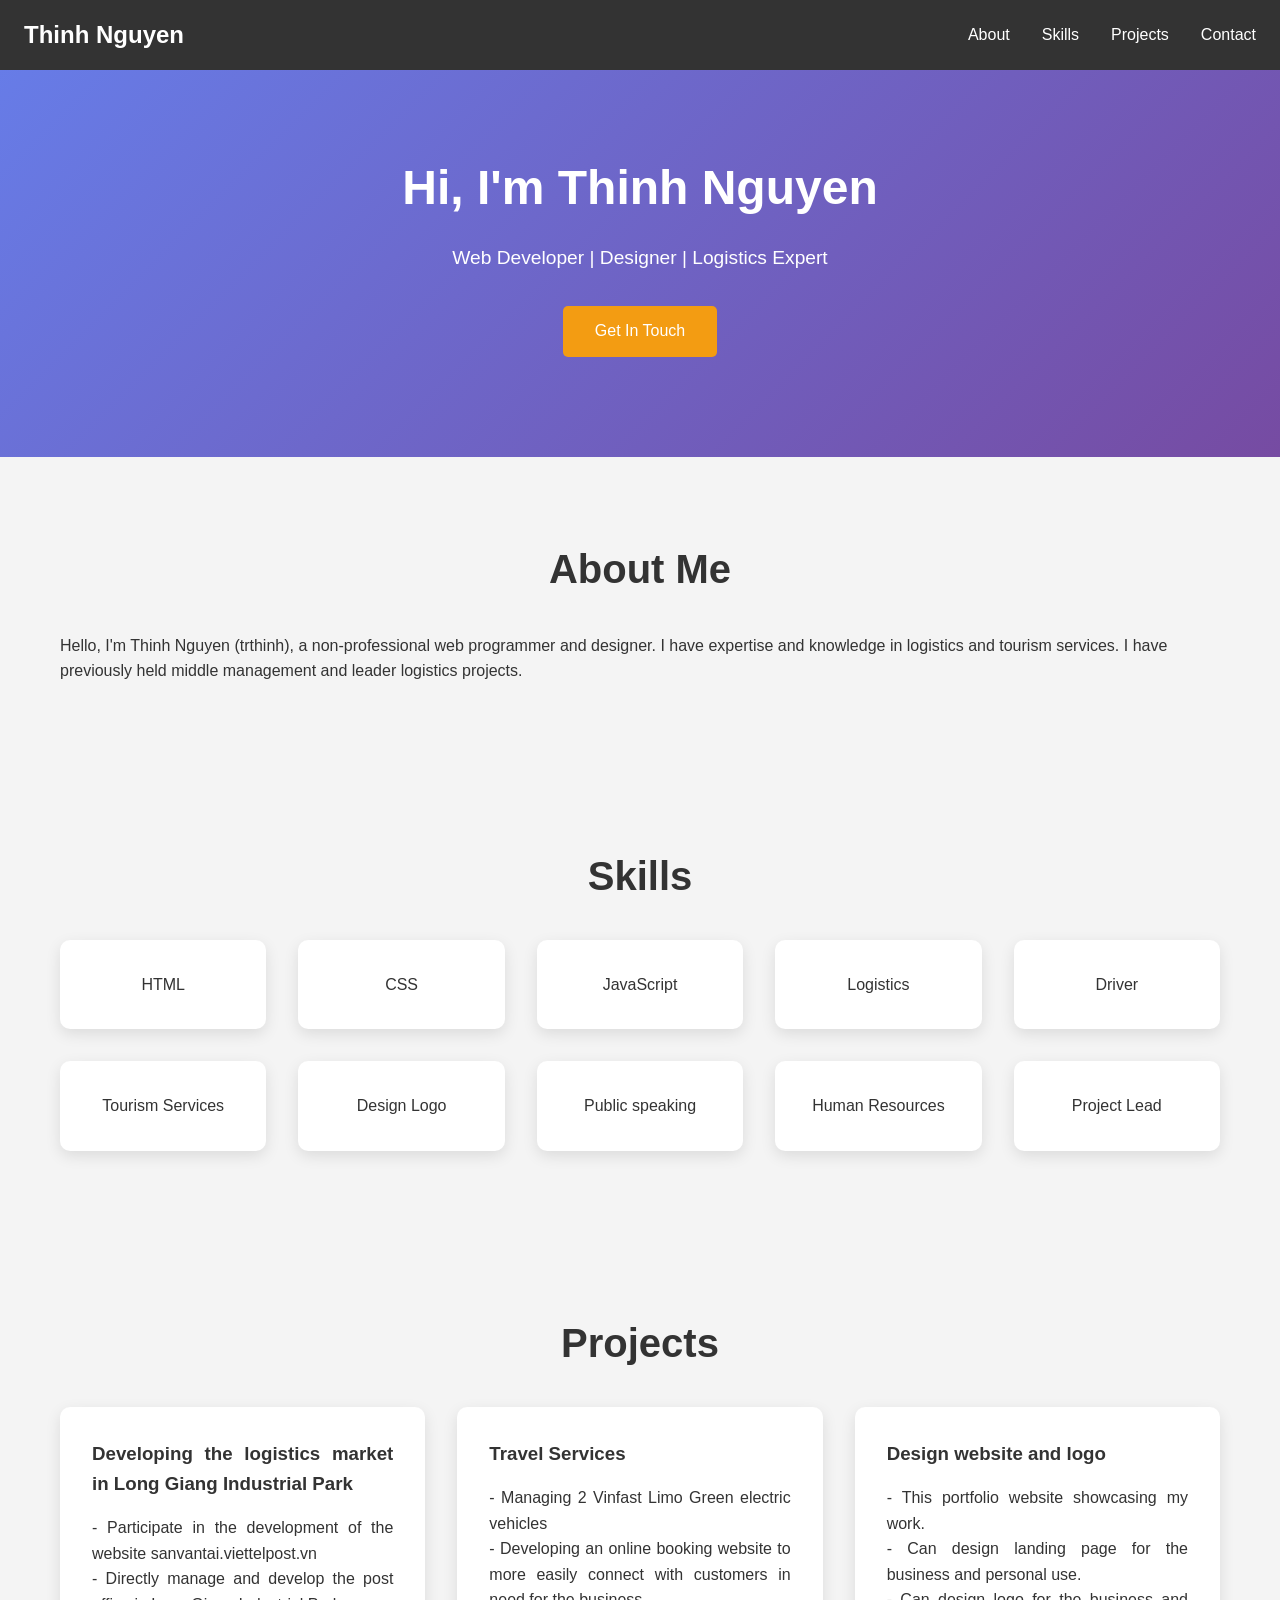
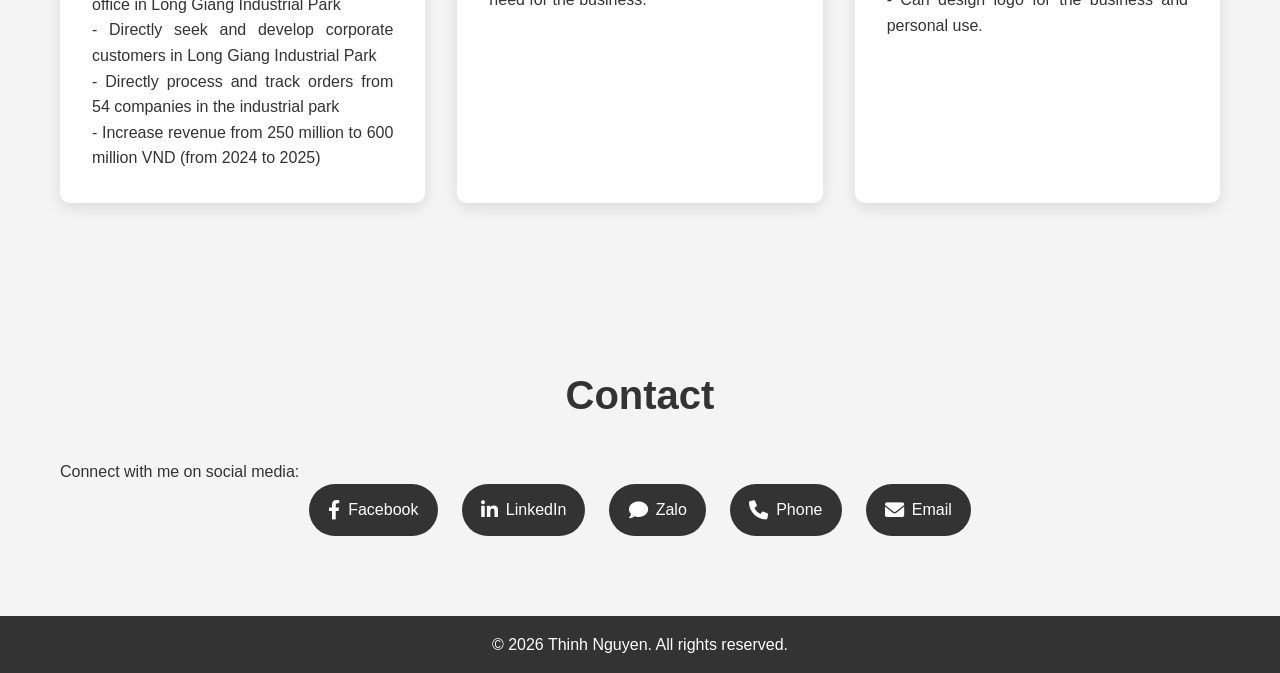
<file: index.html>
<!DOCTYPE html>
<html lang="en">
<head>
   <meta name="viewport" content="width=device-width, initial-scale=1.0">
    <title>Thinh Nguyen - Portfolio</title>
    <link rel="stylesheet" href="https://cdnjs.cloudflare.com/ajax/libs/font-awesome/6.0.0/css/all.min.css">
    <link rel="stylesheet" href="styles.css">
 </head>
 <body>
    <header>
        <nav class="main-nav">
            <a href="index.html" class="logo">Thinh Nguyen</a>
            <ul>
                <li><a href="about.html">About</a></li>
                <li><a href="#skills">Skills</a></li>
                <li><a href="#projects">Projects</a></li>
                <li><a href="#contact">Contact</a></li>
            </ul>
        </nav>
    </header>

    <section id="hero">
        <div class="hero-content">
            <h1>Hi, I'm Thinh Nguyen</h1>
            <p>Web Developer | Designer | Logistics Expert</p>
            <a href="#contact" class="btn">Get In Touch</a>
        </div>
    </section>

    <section id="about">
        <div class="container">
            <h2>About Me</h2>
            <p>Hello, I'm Thinh Nguyen (trthinh), a non-professional web programmer and designer. I have expertise and knowledge in logistics and tourism services. I have previously held middle management and leader logistics projects.</p>
        </div>
    </section>

    <section id="skills">
        <div class="container">
            <h2>Skills</h2>
            <div class="skills-grid">
                <div class="skill">HTML</div>
                <div class="skill">CSS</div>
                <div class="skill">JavaScript</div>
                <div class="skill">Logistics</div>
                <div class="skill">Driver</div>
                <div class="skill">Tourism Services</div>
                <div class="skill">Design Logo</div>
                <div class="skill">Public speaking</div>
                <div class="skill">Human Resources</div>
                <div class="skill">Project Lead</div>
            </div>
        </div>
    </section>

    <section id="projects">
        <div class="container">
            <h2>Projects</h2>
            <div class="projects-grid">
                <a href="project1.html" class="project">
                    <h3>Developing the logistics market in Long Giang Industrial Park</h3>
                    <p>
                        - Participate in the development of the website sanvantai.viettelpost.vn <br>
                        - Directly manage and develop the post office in Long Giang Industrial Park <br>
                        - Directly seek and develop corporate customers in Long Giang Industrial Park <br>
                        - Directly process and track orders from 54 companies in the industrial park <br>
                        - Increase revenue from 250 million to 600 million VND (from 2024 to 2025)</p>
                </a>
                <a href="project2.html" class="project">
                    <h3>Travel Services</h3>
                    <p>
                        - Managing 2 Vinfast Limo Green electric vehicles <br>
                        - Developing an online booking website to more easily connect with customers in need for the business.</p>
                </a>
                <a href="project3.html" class="project">
                    <h3>Design website and logo</h3>
                    <p>
                        - This portfolio website showcasing my work. <br>
                        - Can design landing page for the business and personal use. <br>
                        - Can design logo for the business and personal use. <br>
                    </p>
                </a>
            </div>
        </div>
    </section>

    <section id="contact">
        <div class="container">
            <h2>Contact</h2>
            <p>Connect with me on social media:</p>
            <div class="social-links">
                <a href="https://www.facebook.com/thinh.nguyen.6182/" target="_blank" class="social-link">
                    <i class="fab fa-facebook-f"></i> Facebook
                </a>
                <a href="https://www.linkedin.com/in/trthinh" target="_blank" class="social-link">
                    <i class="fab fa-linkedin-in"></i> LinkedIn
                </a>
                <a href="https://zalo.me/0378677765" target="_blank" class="social-link">
                    <i class="fas fa-comment"></i> Zalo
                </a>
                <a href="tel:+84378677765" class="social-link">
                    <i class="fas fa-phone"></i> Phone
                </a>
                <a href="mailto:trthinh9@gmail.com" class="social-link">
                    <i class="fas fa-envelope"></i> Email
                </a>
            </div>
        </div>
    </section>

    <footer>
        <p>&copy; 2026 Thinh Nguyen. All rights reserved.</p>
    </footer>

    <script src="script.js"></script>
</body>
</html>
</file>
<file: styles.css>
/* Reset and base styles */
* {
    margin: 0;
    padding: 0;
    box-sizing: border-box;
}

body {
    font-family: 'Arial', sans-serif;
    line-height: 1.6;
    color: #333;
    background-color: #f4f4f4;
}

.container {
    max-width: 1200px;
    margin: 0 auto;
    padding: 0 20px;
}

/* Header and Navigation */
header {
    background-color: #333;
    color: #fff;
    padding: 1rem 0;
    position: fixed;
    width: 100%;
    top: 0;
    z-index: 100;
}

nav {
    display: flex;
    justify-content: space-between;
    align-items: center;
}

.logo {
    font-size: 1.5rem;
    padding-left: 1.5rem;
    font-weight: bold;
    text-decoration: none;
    color: inherit;
}

nav ul {
    display: flex;
    padding-right: 1.5rem;
    list-style: none;
}

nav ul li {
    margin-left: 2rem;
}

nav ul li a {
    color: #fff;
    text-decoration: none;
    transition: color 0.3s;
}

nav ul li a:hover {
    color: #f39c12;
}

/* Hero Section */
#hero {
    background: linear-gradient(135deg, #667eea 0%, #764ba2 100%);
    color: #fff;
    padding: 150px 0 100px;
    text-align: center;
}

.hero-content h1 {
    font-size: 3rem;
    margin-bottom: 1rem;
}

.hero-content p {
    font-size: 1.2rem;
    margin-bottom: 2rem;
}

.btn {
    display: inline-block;
    background-color: #f39c12;
    color: #fff;
    padding: 0.8rem 2rem;
    text-decoration: none;
    border-radius: 5px;
    transition: background-color 0.3s;
}

.btn:hover {
    background-color: #e67e22;
}

/* Sections */
section {
    padding: 80px 0;
}

section h2 {
    text-align: center;
    font-size: 2.5rem;
    margin-bottom: 2rem;
    color: #333;
}

/* About Section */
.profile-banner {
    position: relative;
    padding: 0;
    margin-bottom: 4rem;
}

.cover-photo {
    height: 650px;
    background: linear-gradient(135deg, #667eea 0%, #764ba2 100%);
    background-size: cover;
    background-position: center;
    background-repeat: no-repeat;
    border-bottom-left-radius: 30px;
    border-bottom-right-radius: 30px;
    position: relative;
    overflow: hidden;
}

.profile-card {
    position: relative;
    margin: -100px auto 0;
    width: calc(100% - 40px);
    max-width: 1100px;
    background-color: #fff;
    border-radius: 24px;
    padding: 2rem;
    box-shadow: 0 30px 60px rgba(0,0,0,0.12);
    display: flex;
    align-items: center;
    gap: 2rem;
    z-index: 2;
}

.avatar {
    width: 180px;
    height: 180px;
    border-radius: 50%;
    overflow: hidden;
    border: 6px solid #fff;
    box-shadow: 0 20px 40px rgba(0,0,0,0.15);
    flex-shrink: 0;
    background-color: #fff;
}

.avatar img {
    width: 100%;
    height: 100%;
    object-fit: cover;
}

.profile-info h1 {
    margin-bottom: 0.5rem;
    font-size: 2.4rem;
}

.profile-info p {
    margin-bottom: 1rem;
    color: #5a5a5a;
    font-size: 1rem;
}

.profile-meta {
    display: flex;
    flex-wrap: wrap;
    gap: 0.75rem;
}

.profile-meta span {
    background-color: #f4f6ff;
    color: #333;
    padding: 0.7rem 1rem;
    border-radius: 999px;
    font-size: 0.95rem;
}

.profile-details {
    margin-top: 1.5rem;
    display: grid;
    gap: 0.5rem;
    color: #555;
    font-size: 0.95rem;
}

.profile-details div {
    line-height: 1.6;
}

.profile-details strong {
    color: #333;
}

.about-content {
    margin-top: 6rem;
    padding-bottom: 4rem;
}

.about-summary {
    text-align: center;
    max-width: 900px;
    margin: 0 auto 3rem;
}

.about-summary p {
    color: #555;
    font-size: 1.05rem;
    line-height: 1.8;
}

.detail-section {
    padding: 4rem 0;
}

.detail-section h2 {
    font-size: 2.4rem;
    margin-bottom: 1rem;
    color: #333;
}

.detail-card {
    background-color: #fff;
    border-radius: 22px;
    padding: 2rem;
    box-shadow: 0 20px 40px rgba(0,0,0,0.08);
    margin-bottom: 1.5rem;
}

.certificate-detail {
    display: grid;
    grid-template-columns: 1.1fr 1fr;
    gap: 2rem;
    align-items: start;
    margin-bottom: 2rem;
}

.certificate-image {
    border-radius: 24px;
    overflow: hidden;
    box-shadow: 0 20px 40px rgba(0,0,0,0.08);
}

.certificate-image img {
    width: 100%;
    display: block;
}

.certificate-info {
    display: grid;
    gap: 1rem;
}

.detail-box {
    background-color: #fff;
    border-radius: 22px;
    padding: 1.75rem;
    box-shadow: 0 20px 40px rgba(0,0,0,0.08);
}

.detail-box h3 {
    margin-bottom: 0.85rem;
}

.detail-box p,
.detail-box ul {
    color: #555;
    line-height: 1.8;
}

.detail-box ul {
    list-style: disc inside;
}

.about-grid {
    display: grid;
    grid-template-columns: repeat(2, minmax(0, 1fr));
    gap: 2rem;
    margin-bottom: 2rem;
}

.about-card {
    background-color: #fff;
    border-radius: 22px;
    padding: 2rem;
    box-shadow: 0 20px 40px rgba(0,0,0,0.08);
}

.about-card h3 {
    margin-bottom: 1rem;
    font-size: 1.35rem;
}

.about-card ul {
    list-style: disc inside;
    color: #555;
    line-height: 1.8;
}

.qualifications-list {
    display: grid;
    gap: 1rem;
    margin-top: 1rem;
}

.qualification-item {
    background-color: #fff;
    border-radius: 18px;
    padding: 1.5rem;
    box-shadow: 0 20px 40px rgba(0, 0, 0, 0.06);
}

.qualification-item h4 {
    margin-bottom: 0.65rem;
}

.qualification-item p {
    color: #555;
    line-height: 1.7;
}

.cert-buttons {
    display: flex;
    flex-wrap: wrap;
    gap: 1rem;
    margin-top: 1rem;
}

.cert-button {
    display: inline-flex;
    flex-direction: column;
    align-items: center;
    justify-content: center;
    min-width: 220px;
    padding: 1rem 1.3rem;
    background-color: #fff;
    color: #111;
    text-decoration: none;
    border: 1px solid #ddd;
    border-radius: 30px;
    box-shadow: 0 10px 20px rgba(0,0,0,0.05);
    transition: transform 0.2s ease, box-shadow 0.2s ease, border-color 0.2s ease;
    text-align: center;
}

.cert-button span {
    font-weight: 700;
    margin-bottom: 0.5rem;
}

.cert-button small {
    color: #666;
    font-size: 0.9rem;
}

.cert-button:hover {
    transform: translateY(-2px);
    border-color: #999;
    box-shadow: 0 14px 24px rgba(0,0,0,0.08);
}

.info-section {
    margin-bottom: 2.5rem;
}

.info-section h3 {
    font-size: 1.8rem;
    margin-bottom: 1rem;
    color: #333;
}

.skills-badges {
    display: flex;
    flex-wrap: wrap;
    gap: 0.8rem;
}

.skill-badge {
    background-color: #eef2ff;
    color: #333;
    padding: 0.8rem 1rem;
    border-radius: 999px;
    font-size: 0.95rem;
}

.projects-summary {
    display: grid;
    grid-template-columns: repeat(auto-fit, minmax(240px, 1fr));
    gap: 1.5rem;
}

.project-summary {
    background-color: #fff;
    border-radius: 22px;
    padding: 1.75rem;
    box-shadow: 0 20px 40px rgba(0,0,0,0.08);
    transition: transform 0.3s;
}

.projects-summary a.project-summary {
    display: block;
    text-decoration: none;
    color: inherit;
}

.project-summary:hover {
    transform: translateY(-4px);
}

.project-summary h4 {
    margin-bottom: 0.9rem;
}

.project-summary p {
    color: #555;
    line-height: 1.75;
}

/* Skills Section */
.skills-grid {
    display: grid;
    grid-template-columns: repeat(auto-fit, minmax(200px, 1fr));
    gap: 2rem;
    margin-top: 2rem;
}

.skill {
    background-color: #fff;
    padding: 2rem;
    border-radius: 10px;
    text-align: center;
    box-shadow: 0 5px 15px rgba(0, 0, 0, 0.1);
    transition: transform 0.3s;
}

.skill:hover {
    transform: translateY(-5px);
}

/* Projects Section */
.projects-grid {
    display: grid;
    grid-template-columns: repeat(auto-fit, minmax(300px, 1fr));
    gap: 2rem;
    margin-top: 2rem;
}

.project {
    background-color: #fff;
    text-align: justify;
    padding: 2rem;
    border-radius: 10px;
    box-shadow: 0 5px 15px rgba(0, 0, 0, 0.1);
    transition: transform 0.3s;
    text-decoration: none;
    color: inherit;
    display: block;
}

.project:hover {
    transform: translateY(-5px);
    cursor: pointer;
}

.project h3 {
    margin-bottom: 1rem;
    color: #333;
}

/* Contact Section */
.social-links {
    display: flex;
    justify-content: center;
    gap: 1.5rem;
    flex-wrap: wrap;
}

.social-link {
    display: flex;
    align-items: center;
    gap: 0.5rem;
    padding: 0.8rem 1.2rem;
    background-color: #333;
    color: #fff;
    text-decoration: none;
    border-radius: 50px;
    transition: all 0.3s;
    font-weight: 500;
}

.social-link:hover {
    background-color: #555;
    transform: translateY(-2px);
    box-shadow: 0 4px 8px rgba(0,0,0,0.2);
}

.social-link i {
    font-size: 1.2rem;
}

form textarea {
    height: 150px;
    resize: vertical;
}

form button {
    align-self: flex-start;
}

/* Footer */
footer {
    background-color: #333;
    color: #fff;
    text-align: center;
    padding: 1rem 0;
}

/* Responsive Design */
@media (max-width: 768px) {
    header {
        position: static;
    }

    body {
        padding-bottom: 80px;
    }

    .logo {
        display: none;
    }

    .cover-photo {
        display: none;
    }

    .profile-card {
        margin: 1rem auto 2rem;
        flex-direction: column;
        text-align: center;
        padding: 1.5rem;
        gap: 1.2rem;
    }

    .avatar {
        margin: 0 auto;
        width: 140px;
        height: 140px;
    }

    .profile-info h1 {
        font-size: 2rem;
    }

    .profile-info p {
        font-size: 0.95rem;
    }

    .profile-meta {
        display: flex;
        flex-wrap: wrap;
        justify-content: center;
        gap: 0.8rem;
        margin-bottom: 1rem;
    }

    .profile-meta span,
    .profile-details div {
        font-size: 0.95rem;
    }

    .profile-details {
        text-align: left;
        width: 100%;
        max-width: 520px;
        margin: 0 auto;
    }

    nav.main-nav {
        position: fixed;
        left: 0;
        right: 0;
        bottom: 0;
        z-index: 100;
        background-color: #333;
        justify-content: center;
        padding: 0;
        box-shadow: 0 -10px 20px rgba(0, 0, 0, 0.15);
    }

    nav.main-nav ul {
        display: flex;
        justify-content: space-around;
        align-items: center;
        width: 100%;
        padding: 0.6rem 0;
        margin: 0;
        background: transparent;
        position: static;
        flex-direction: row;
    }

    nav.main-nav ul li {
        margin: 0;
        flex: 1;
        text-align: center;
    }

    nav.main-nav ul li a {
        display: inline-block;
        width: 100%;
        padding: 0.75rem 0.5rem;
        color: #fff;
        font-size: 0.95rem;
    }

    nav.main-nav ul li a:hover {
        background-color: #444;
    }

    .hero-content h1 {
        font-size: 2rem;
    }

    section h2 {
        font-size: 2rem;
    }

    .about-grid,
    .skills-grid,
    .projects-grid {
        grid-template-columns: 1fr;
    }
}
</file>
